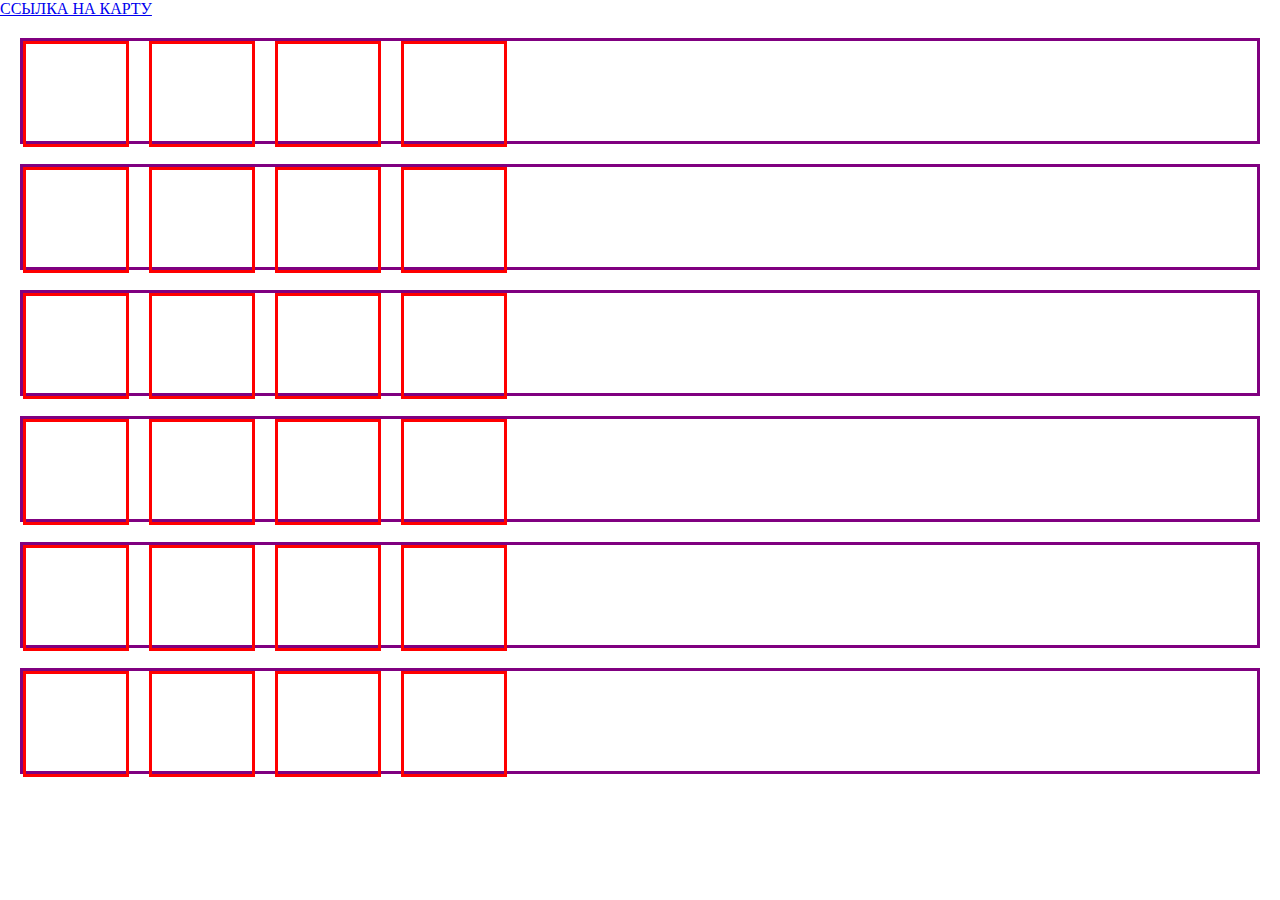
<file: index.html>
<!DOCTYPE html>
<html lang="en">

<head>
    <meta charset="UTF-8">
    <meta http-equiv="X-UA-Compatible" content="IE=edge">
    <meta name="viewport" content="width=device-width, initial-scale=1.0">
    <title>NFT Portal</title>
    <link rel="stylesheet" href="style.css">
</head>

<body>
    <a href="./nft_example.html">ССЫЛКА НА КАРТУ</a>
    <div class="block">
        <div class="content"></div>
        <div class="content"></div>
        <div class="content"></div>
        <div class="content"></div>
    </div>
    <div class="block">
        <div class="content"></div>
        <div class="content"></div>
        <div class="content"></div>
        <div class="content"></div>
    </div>
    <div class="block">
        <div class="content"></div>
        <div class="content"></div>
        <div class="content"></div>
        <div class="content"></div>
    </div>
    <div class="block">
        <div class="content"></div>
        <div class="content"></div>
        <div class="content"></div>
        <div class="content"></div>
    </div>
    <div class="block">
        <div class="content"></div>
        <div class="content"></div>
        <div class="content"></div>
        <div class="content"></div>
    </div>
    <div class="block">
        <div class="content"></div>
        <div class="content"></div>
        <div class="content"></div>
        <div class="content"></div>
    </div>


</body>

</html>
</file>
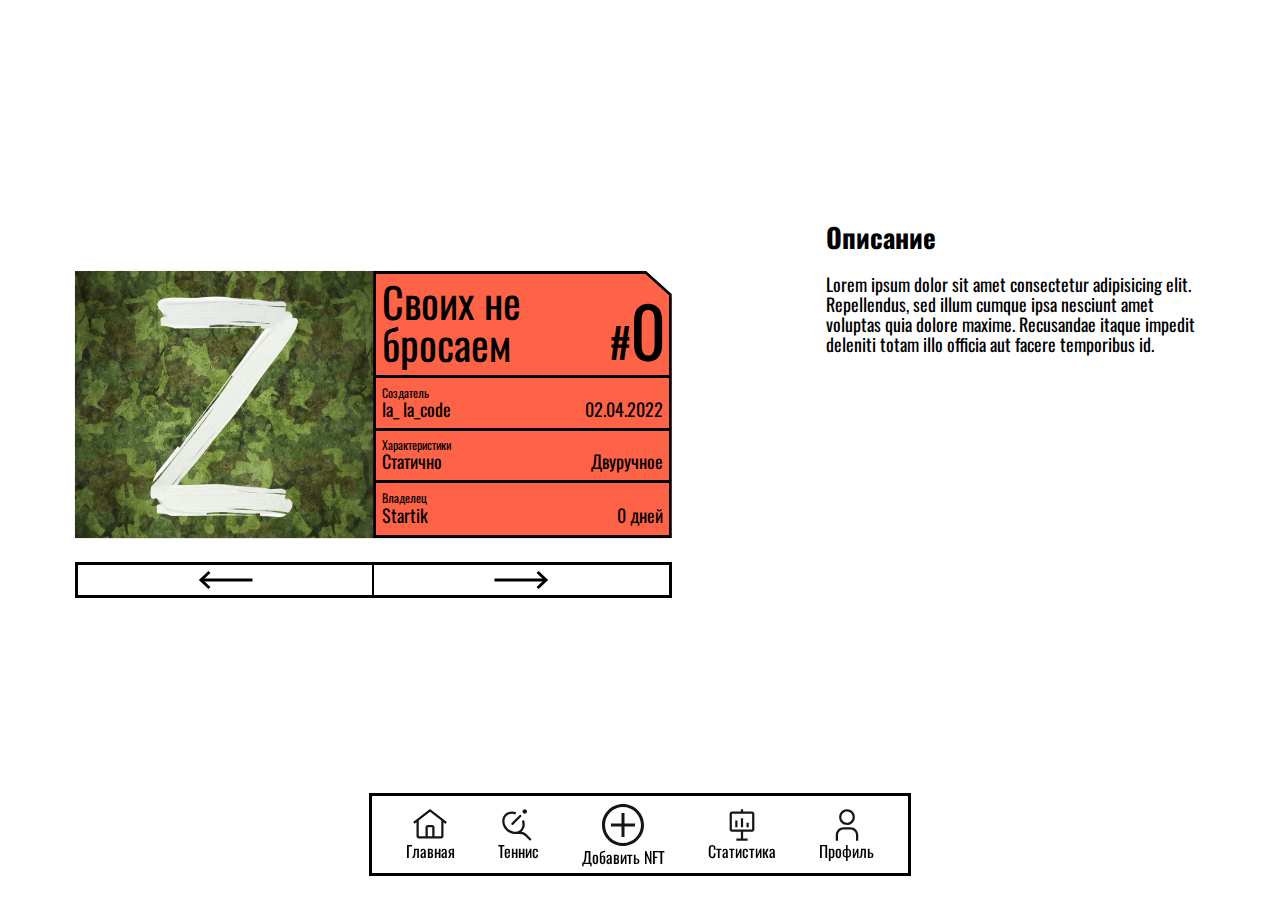
<file: nft_example.html>
<!DOCTYPE html>
<html lang="ru">

<head>
    <meta charset="UTF-8" />
    <meta http-equiv="X-UA-Compatible" content="IE=edge" />
    <meta name="viewport" content="width=device-width, initial-scale=1.0" />
    <title>NFT Portal</title>
    <link rel="stylesheet" href="nft_style.css" />
</head>

<body>
    <div class="container">
        <!-- <div class="arrows">
            <div class="arrow-left">
                <svg width="165" height="60" viewBox="0 0 55 20" fill="none" opacity="0.4" xmlns="http://www.w3.org/2000/svg">
                    <path d="M53 10H6.45177" stroke="black" stroke-width="3" stroke-linecap="square" stroke-linejoin="bevel"/>
                    <path d="M11.4037 2L2.99999 10L11.4037 18" stroke="black" stroke-width="3"/>
                </svg>
            </div>
            <div class="arrow-right">
                <svg width="165" height="60" viewBox="0 0 55 20" fill="none" opacity="0.4" xmlns="http://www.w3.org/2000/svg">
                    <path d="M2 10H48.5482" stroke="black" stroke-width="3" stroke-linecap="square" stroke-linejoin="bevel"/>
                    <path d="M43.5963 2L52 10L43.5963 18" stroke="black" stroke-width="3"/>
                </svg>
            </div>
        </div> -->
        <div class="navbar-container">
            <nav class="navbar">
                <a href="#home" onclick="">
                    <!-- <img src="./svgs/Home.svg" alt="" srcset=""> -->
                    <svg width="36" height="36" viewBox="0 0 36 36" fill="none" xmlns="http://www.w3.org/2000/svg">
                        <rect width="36" height="36" fill="white" style="mix-blend-mode:multiply"/>
                        <path d="M18.6888 2.49058C18.4891 2.33476 18.2431 2.25012 17.9898 2.25012C17.7365 2.25012 17.4905 2.33476 17.2908 2.49058L1.125 15.0969L2.52304 16.865L4.5 15.3236V29.2501C4.50122 29.8464 4.73866 30.418 5.16036 30.8397C5.58205 31.2614 6.15364 31.4988 6.75 31.5001C6.75 31.5001 28.6536 31.5012 29.25 31.5001C29.8464 31.499 30.4181 31.2616 30.8398 30.8398C31.2615 30.4181 31.4989 29.8465 31.5 29.2501V15.3338L33.477 16.8751L34.875 15.1068L18.6888 2.49058ZM20.25 29.2501H15.75V20.2501H20.25V29.2501ZM22.5 29.2501V20.2501C22.4993 19.6535 22.262 19.0816 21.8402 18.6598C21.4184 18.238 20.8465 18.0007 20.25 18.0001H15.75C15.1534 18.0007 14.5815 18.2379 14.1597 18.6597C13.7378 19.0816 13.5006 19.6535 13.5 20.2501V29.2501H6.75V13.5692L18 4.8055L29.25 13.5811V29.2501H22.5Z" fill="#161616"/>
                    </svg>
                    <span>Главная</span>
                </a>
                <a href="#tennis">
                    <!-- <img src="./svgs/Tennis.svg" alt="" srcset=""> -->
                    <svg width="36" height="36" viewBox="0 0 36 36" fill="none" xmlns="http://www.w3.org/2000/svg">
                        <rect width="36" height="36" fill="white" style="mix-blend-mode:multiply"/>
                        <path d="M27 4.5C27 3.25736 25.9926 2.25 24.75 2.25C23.5074 2.25 22.5 3.25736 22.5 4.5C22.5 5.74264 23.5074 6.75 24.75 6.75C25.9926 6.75 27 5.74264 27 4.5Z" fill="#161616"/>
                        <path d="M12.375 18C12.1525 18 11.9351 17.9339 11.7501 17.8103C11.5651 17.6867 11.421 17.511 11.3359 17.3055C11.2507 17.0999 11.2285 16.8738 11.2718 16.6556C11.3152 16.4374 11.4223 16.237 11.5796 16.0796L19.4546 8.20463C19.5584 8.09718 19.6825 8.01147 19.8198 7.95251C19.957 7.89355 20.1047 7.86252 20.254 7.86122C20.4034 7.85992 20.5516 7.88838 20.6898 7.94495C20.8281 8.00152 20.9537 8.08505 21.0593 8.19068C21.1649 8.29631 21.2485 8.42192 21.305 8.56018C21.3616 8.69844 21.3901 8.84657 21.3888 8.99595C21.3875 9.14533 21.3564 9.29295 21.2975 9.4302C21.2385 9.56746 21.1528 9.6916 21.0454 9.79537L13.1704 17.6704C13.0661 17.775 12.9421 17.858 12.8056 17.9146C12.6691 17.9712 12.5228 18.0002 12.375 18Z" fill="#161616"/>
                        <path d="M26.6704 27.3296C25.2088 25.9589 23.3492 25.0886 21.3604 24.8445C21.5845 24.6599 21.8026 24.4661 22.0103 24.2584C23.378 22.7864 24.2901 20.9497 24.6361 18.9703C24.9822 16.991 24.7475 14.9538 23.9604 13.105L21.849 13.8895C23.0977 17.2425 22.5629 20.5242 20.4177 22.6669C19.5963 23.4564 18.6066 24.0492 17.523 24.4009C16.4393 24.7526 15.2901 24.8539 14.1616 24.6972C11.7068 24.4119 9.41974 23.3079 7.66924 21.5634C4.32495 18.2222 3.08385 12.3074 6.56617 8.82844C8.71132 6.68497 11.9962 6.15094 15.3517 7.39856L16.1378 5.28919C11.9943 3.74962 7.71649 4.49561 4.97329 7.23724C0.537748 11.6681 1.96267 19.0448 6.07579 23.1548C8.19303 25.2608 10.9579 26.5923 13.9245 26.9348C14.1607 26.9595 14.3917 26.9611 14.6245 26.9721V27H20.2459C22.0309 27.0604 23.7395 27.7392 25.0792 28.9204L29.9091 33.75L31.5 32.1591L26.6704 27.3296Z" fill="#161616"/>
                    </svg>
                    <span>Теннис</span>
                </a>
                <a href="#add">
                    <!-- <img src="./svgs/Add.svg" alt="" srcset=""> -->
                    <svg width="48" height="48" viewBox="0 0 48 48" fill="none" xmlns="http://www.w3.org/2000/svg">
                        <rect width="48" height="48" fill="white" style="mix-blend-mode:multiply"/>
                        <path d="M24 6C33.9 6 42 14.1 42 24C42 33.9 33.9 42 24 42C14.1 42 6 33.9 6 24C6 14.1 14.1 6 24 6ZM24 3C12.45 3 3 12.45 3 24C3 35.55 12.45 45 24 45C35.55 45 45 35.55 45 24C45 12.45 35.55 3 24 3Z" fill="#161616"/>
                        <path d="M36 22.5H25.5V12H22.5V22.5H12V25.5H22.5V36H25.5V25.5H36V22.5Z" fill="#161616"/>
                    </svg>
                    <span>Добавить NFT</span>
                </a>
                <a href="#statistics">
                    <!-- <img src="./svgs/Statistics.svg" alt="" srcset=""> -->
                    <svg width="36" height="36" viewBox="0 0 36 36" fill="none" xmlns="http://www.w3.org/2000/svg">
                        <rect width="36" height="36" fill="white" style="mix-blend-mode:multiply"/>
                        <path d="M19.125 11.25H16.875V20.25H19.125V11.25Z" fill="#161616"/>
                        <path d="M24.75 15.75H22.5V20.25H24.75V15.75Z" fill="#161616"/>
                        <path d="M13.5 13.5H11.25V20.25H13.5V13.5Z" fill="#161616"/>
                        <path d="M28.125 4.5H19.125V2.25H16.875V4.5H7.875C7.27826 4.5 6.70597 4.73705 6.28401 5.15901C5.86205 5.58097 5.625 6.15326 5.625 6.75V22.5C5.625 23.0967 5.86205 23.669 6.28401 24.091C6.70597 24.5129 7.27826 24.75 7.875 24.75H16.875V31.5H12.375V33.75H23.625V31.5H19.125V24.75H28.125C28.7217 24.75 29.294 24.5129 29.716 24.091C30.1379 23.669 30.375 23.0967 30.375 22.5V6.75C30.375 6.15326 30.1379 5.58097 29.716 5.15901C29.294 4.73705 28.7217 4.5 28.125 4.5ZM28.125 22.5H7.875V6.75H28.125V22.5Z" fill="#161616"/>
                    </svg>
                    <span>Статистика</span>
                </a>
                <a href="#user">
                    <!-- <img src="./svgs/User.svg" alt="" srcset=""> -->
                    <svg focusable="false" width="36" height="36" viewBox="0 0 36 36" fill="none" xmlns="http://www.w3.org/2000/svg">
                        <rect width="36" height="36" fill="white" style="mix-blend-mode:multiply"/>
                        <path d="M18 4.5C19.1125 4.5 20.2001 4.8299 21.1251 5.44798C22.0501 6.06607 22.7711 6.94457 23.1968 7.97241C23.6226 9.00024 23.734 10.1312 23.5169 11.2224C23.2999 12.3135 22.7641 13.3158 21.9775 14.1025C21.1908 14.8891 20.1885 15.4249 19.0974 15.6419C18.0062 15.859 16.8752 15.7476 15.8474 15.3218C14.8196 14.8961 13.9411 14.1751 13.323 13.2501C12.7049 12.3251 12.375 11.2375 12.375 10.125C12.375 8.63316 12.9676 7.20242 14.0225 6.14752C15.0774 5.09263 16.5082 4.5 18 4.5ZM18 2.25C16.4425 2.25 14.9199 2.71186 13.6249 3.57718C12.3298 4.44249 11.3205 5.6724 10.7244 7.11137C10.1284 8.55034 9.97246 10.1337 10.2763 11.6613C10.5802 13.1889 11.3302 14.5921 12.4315 15.6935C13.5329 16.7948 14.9361 17.5448 16.4637 17.8487C17.9913 18.1525 19.5747 17.9966 21.0136 17.4006C22.4526 16.8045 23.6825 15.7952 24.5478 14.5001C25.4131 13.2051 25.875 11.6825 25.875 10.125C25.875 8.03642 25.0453 6.03338 23.5685 4.55653C22.0916 3.07969 20.0886 2.25 18 2.25Z" fill="#161616"/>
                        <path d="M29.25 33.75H27V28.125C27 27.3863 26.8545 26.6549 26.5718 25.9724C26.2891 25.2899 25.8748 24.6699 25.3525 24.1475C24.8301 23.6252 24.2101 23.2109 23.5276 22.9282C22.8451 22.6455 22.1137 22.5 21.375 22.5H14.625C13.1332 22.5 11.7024 23.0926 10.6475 24.1475C9.59263 25.2024 9 26.6332 9 28.125V33.75H6.75V28.125C6.75 26.0364 7.57969 24.0334 9.05653 22.5565C10.5334 21.0797 12.5364 20.25 14.625 20.25H21.375C23.4636 20.25 25.4666 21.0797 26.9435 22.5565C28.4203 24.0334 29.25 26.0364 29.25 28.125V33.75Z" fill="#161616"/>
                    </svg>
                    <span>Профиль</span>
                </a>
            </nav>
        </div>
        <div class="nft-container">
            <div class="nft-card">
                <img src="./nfts-icons/z.jpg" alt="" srcset="" class="nft-image">
                <div class="nft-specs">
                    <div class="nft-specs_primary">
                        <span class="specs_nft-name">
                            Своих не бросаем
                        </span>
                        <span class="specs_id">
                            <span>#</span>
                        <span>0</span>
                        </span>


                    </div>
                    <div class="nft-specs_mint">
                        <div>Создатель</div>
                        <span class="specs_creator">
                            la_ la_code
                        </span>
                        <span class="specs_mint-date">
                            02.04.2022
                        </span>
                    </div>
                    <div class="nft-specs_physical">
                        <div>Характеристики</div>
                        <span class="specs_animated">
                            Статично
                        </span>
                        <span class="specs_type">
                            Двуручное
                        </span>
                    </div>

                    <div class="nft-specs_current-state">
                        <div>Владелец</div>
                        <span class="specs_current-owner">
                            Startik
                        </span>
                        <span class="specs_owned-time">
                            0 дней
                        </span>
                    </div>



                </div>
            </div>
            <div class="nft-navigation">
                <a href="#left">
                    <svg width="55" height="20" viewBox="0 0 55 20" fill="none" xmlns="http://www.w3.org/2000/svg">
                        <path d="M53 10H6.45177" stroke="black" stroke-width="3" stroke-linecap="square" stroke-linejoin="bevel"/>
                        <path d="M11.4037 2L2.99999 10L11.4037 18" stroke="black" stroke-width="3"/>
                    </svg>

                </a>

                <div class="vert-line"></div>
                <a href="#right">
                    <svg width="55" height="20" viewBox="0 0 55 20" fill="none" xmlns="http://www.w3.org/2000/svg">
                        <path d="M2 10H48.5482" stroke="black" stroke-width="3" stroke-linecap="square" stroke-linejoin="bevel"/>
                        <path d="M43.5963 2L52 10L43.5963 18" stroke="black" stroke-width="3"/>
                    </svg>
                </a>

            </div>
        </div>
        <div class="description-container">
            <div class="nft-description">
                <h2>Описание</h2>
                <p>Lorem ipsum dolor sit amet consectetur adipisicing elit. Repellendus, sed illum cumque ipsa nesciunt amet voluptas quia dolore maxime. Recusandae itaque impedit deleniti totam illo officia aut facere temporibus id.</p>
            </div>
        </div>
    </div>


    <script src="./nft_script.js"></script>
</body>

</html>
</file>
<file: style.css>
* {
  margin: 0 auto;
}

.block {
  display: -webkit-box;
  display: -ms-flexbox;
  display: flex;
  border: solid purple;
  margin: 20px;
  height: 100px;
  -webkit-box-orient: horizontal;
  -webkit-box-direction: normal;
      -ms-flex-direction: row;
          flex-direction: row;
  -webkit-box-pack: start;
      -ms-flex-pack: start;
          justify-content: flex-start;
}

.content {
  width: 100px;
  border: solid red;
  height: 100px;
  margin-right: 20px;
  margin-left: 0px;
}
/*# sourceMappingURL=style.css.map */
</file>
<file: nft_style.css>
@import url("https://fonts.googleapis.com/css2?family=Oswald&display=swap");
* {
  -webkit-box-sizing: border-box;
          box-sizing: border-box;
}

.vert-line {
  height: 100%;
  width: 3px;
  background-color: #000;
}

.hor-line {
  width: 100%;
  height: 3px;
  background-color: #000;
}

body {
  margin: 0 auto;
  text-align: left;
  font-family: 'Oswald', sans-serif;
  font-size: 18px;
  line-height: 1.1;
}

.container {
  display: -webkit-box;
  display: -ms-flexbox;
  display: flex;
  -webkit-box-orient: vertical;
  -webkit-box-direction: normal;
      -ms-flex-direction: column;
          flex-direction: column;
  -webkit-box-align: center;
      -ms-flex-align: center;
          align-items: center;
}

.navbar-container {
  display: -webkit-box;
  display: -ms-flexbox;
  display: flex;
  -webkit-box-pack: center;
      -ms-flex-pack: center;
          justify-content: center;
  -webkit-box-orient: horizontal;
  -webkit-box-direction: normal;
      -ms-flex-direction: row;
          flex-direction: row;
  margin: 0 auto;
  position: fixed;
  left: 0;
  max-width: 566px;
  bottom: 24px;
  right: 0;
}

.navbar {
  margin: 0 12px;
  width: 100%;
  border: 3px solid;
  display: -webkit-box;
  display: -ms-flexbox;
  display: flex;
  -webkit-box-orient: horizontal;
  -webkit-box-direction: normal;
      -ms-flex-direction: row;
          flex-direction: row;
  -ms-flex-pack: distribute;
      justify-content: space-around;
  -webkit-box-align: center;
      -ms-flex-align: center;
          align-items: center;
  background-color: white;
  overflow: hidden;
  padding: 0 12px;
}

.navbar a {
  margin-top: 3px;
  text-decoration: none;
}

.navbar a span {
  display: none;
}

.nft-container {
  margin: 5% auto 0 auto;
  -webkit-box-sizing: border-box;
          box-sizing: border-box;
  height: 95vh;
  display: -webkit-box;
  display: -ms-flexbox;
  display: flex;
  -webkit-box-orient: vertical;
  -webkit-box-direction: normal;
      -ms-flex-direction: column;
          flex-direction: column;
  -webkit-box-pack: center;
      -ms-flex-pack: center;
          justify-content: center;
  -webkit-box-align: start;
      -ms-flex-align: start;
          align-items: flex-start;
}

.nft-image,
.nft-specs {
  width: 100%;
  height: 50%;
}

.nft-specs {
  background-color: tomato;
  display: -webkit-box;
  display: -ms-flexbox;
  display: flex;
  -webkit-box-orient: vertical;
  -webkit-box-direction: normal;
      -ms-flex-direction: column;
          flex-direction: column;
  border: solid 3px;
  -webkit-box-flex: 1;
      -ms-flex: 1 0 auto;
          flex: 1 0 auto;
  -webkit-box-align: stretch;
      -ms-flex-align: stretch;
          align-items: stretch;
  -webkit-box-shadow: 0px 0px 0px #000;
          box-shadow: 0px 0px 0px #000;
}

.nft-specs > div {
  border-bottom: solid 3px;
  height: 20%;
  display: -webkit-box;
  display: -ms-flexbox;
  display: flex;
  -webkit-box-orient: horizontal;
  -webkit-box-direction: normal;
      -ms-flex-direction: row;
          flex-direction: row;
  -ms-flex-wrap: wrap;
      flex-wrap: wrap;
  -webkit-box-pack: justify;
      -ms-flex-pack: justify;
          justify-content: space-between;
  padding: 6px;
  padding-bottom: 12px;
  justify-self: flex-end;
}

.nft-specs > div div {
  display: -webkit-box;
  display: -ms-flexbox;
  display: flex;
  -webkit-box-flex: 1;
      -ms-flex-positive: 1;
          flex-grow: 1;
  height: 50%;
  width: 100%;
  font-size: 12px;
  -webkit-box-align: center;
      -ms-flex-align: center;
          align-items: center;
}

.nft-specs > div:first-child {
  height: 40%;
}

.nft-specs > div:first-child span:first-child {
  max-width: 65%;
}

.nft-specs > div:last-child {
  border-bottom: none;
}

.nft-card {
  display: -webkit-box;
  display: -ms-flexbox;
  display: flex;
  -webkit-box-orient: vertical;
  -webkit-box-direction: normal;
      -ms-flex-direction: column;
          flex-direction: column;
  min-width: 252px;
  min-height: 540px;
  height: 70%;
  -webkit-box-shadow: 8px 6px 36px 4px rgba(0, 0, 0, 0.3);
          box-shadow: 8px 6px 36px 4px rgba(0, 0, 0, 0.3);
  margin: 0 10%;
}

.nft-navigation {
  display: -webkit-box;
  display: -ms-flexbox;
  display: flex;
  -webkit-box-orient: horizontal;
  -webkit-box-direction: normal;
      -ms-flex-direction: row;
          flex-direction: row;
  -ms-flex-pack: distribute;
      justify-content: space-around;
  min-width: 252px;
  min-height: 36px;
  border: solid 3px black;
  margin: 24px 10%;
  width: 80%;
}

.nft-navigation a {
  width: 100%;
  display: -webkit-box;
  display: -ms-flexbox;
  display: flex;
  -webkit-box-align: center;
      -ms-flex-align: center;
          align-items: center;
  -webkit-box-pack: center;
      -ms-flex-pack: center;
          justify-content: center;
}

.nft-specs_primary {
  display: -webkit-box;
  display: -ms-flexbox;
  display: flex;
  -webkit-box-pack: justify;
      -ms-flex-pack: justify;
          justify-content: space-between;
  -webkit-box-align: center;
      -ms-flex-align: center;
          align-items: center;
  font-size: 42px;
}

.nft-specs_physical {
  display: -webkit-box;
  display: -ms-flexbox;
  display: flex;
  -webkit-box-orient: vertical;
  -webkit-box-direction: normal;
      -ms-flex-direction: column;
          flex-direction: column;
  -ms-flex-wrap: wrap;
      flex-wrap: wrap;
}

.specs_nft-name {
  line-height: 1;
}

.specs_id {
  font-size: 70px;
  display: -webkit-box;
  display: -ms-flexbox;
  display: flex;
  -webkit-box-pack: end;
      -ms-flex-pack: end;
          justify-content: flex-end;
  -ms-flex-item-align: end;
      align-self: flex-end;
}

.specs_id span:first-child {
  font-size: 42px;
  line-height: 1;
  display: -webkit-box;
  display: -ms-flexbox;
  display: flex;
  -webkit-box-align: end;
      -ms-flex-align: end;
          align-items: flex-end;
  padding-bottom: 2px;
}

.specs_id span:last-child {
  letter-spacing: -3px;
  line-height: 1;
}

.description-container {
  display: -webkit-box;
  display: -ms-flexbox;
  display: flex;
  margin-bottom: 20%;
}

.nft-description {
  margin: 0 15%;
}

@media (min-width: 712px) {
  .navbar {
    bottom: 36px;
  }
  .nft-container {
    height: 60vh;
    -webkit-box-align: center;
        -ms-flex-align: center;
            align-items: center;
  }
  .nft-card {
    -webkit-box-orient: horizontal;
    -webkit-box-direction: normal;
        -ms-flex-direction: row;
            flex-direction: row;
    min-width: 540px;
    min-height: 264px;
    height: 35%;
    background-color: #000;
    -webkit-clip-path: polygon(0 0, calc(95% + 4px) 0%, 100% calc(10% - 3.5px), 100% 100%, 0 100%);
            clip-path: polygon(0 0, calc(95% + 4px) 0%, 100% calc(10% - 3.5px), 100% 100%, 0 100%);
  }
  .nft-specs {
    -webkit-box-flex: 1;
        -ms-flex: 1 1 auto;
            flex: 1 1 auto;
    -webkit-clip-path: polygon(0 0, 90% 0%, 100% 10%, 100% 100%, 0 100%);
            clip-path: polygon(0 0, 90% 0%, 100% 10%, 100% 100%, 0 100%);
  }
  .nft-image,
  .nft-specs {
    width: 50%;
    height: 100%;
  }
}

@media (min-width: 968px) {
  .container {
    -webkit-box-orient: horizontal;
    -webkit-box-direction: normal;
        -ms-flex-direction: row;
            flex-direction: row;
    -webkit-box-flex: 1;
        -ms-flex-positive: 1;
            flex-grow: 1;
    -ms-flex-pack: distribute;
        justify-content: space-around;
  }
  .nft-container {
    height: 85vh;
  }
  .description-container {
    width: 42%;
  }
  .navbar {
    padding-top: 2px;
    padding-bottom: 6px;
  }
  .navbar a {
    display: -webkit-box;
    display: -ms-flexbox;
    display: flex;
    -webkit-box-orient: vertical;
    -webkit-box-direction: normal;
        -ms-flex-direction: column;
            flex-direction: column;
    -webkit-box-align: center;
        -ms-flex-align: center;
            align-items: center;
    text-decoration: none;
  }
  .navbar a span {
    display: block;
    font-size: 16px;
    color: #000;
  }
}
/*# sourceMappingURL=nft_style.css.map */
</file>
